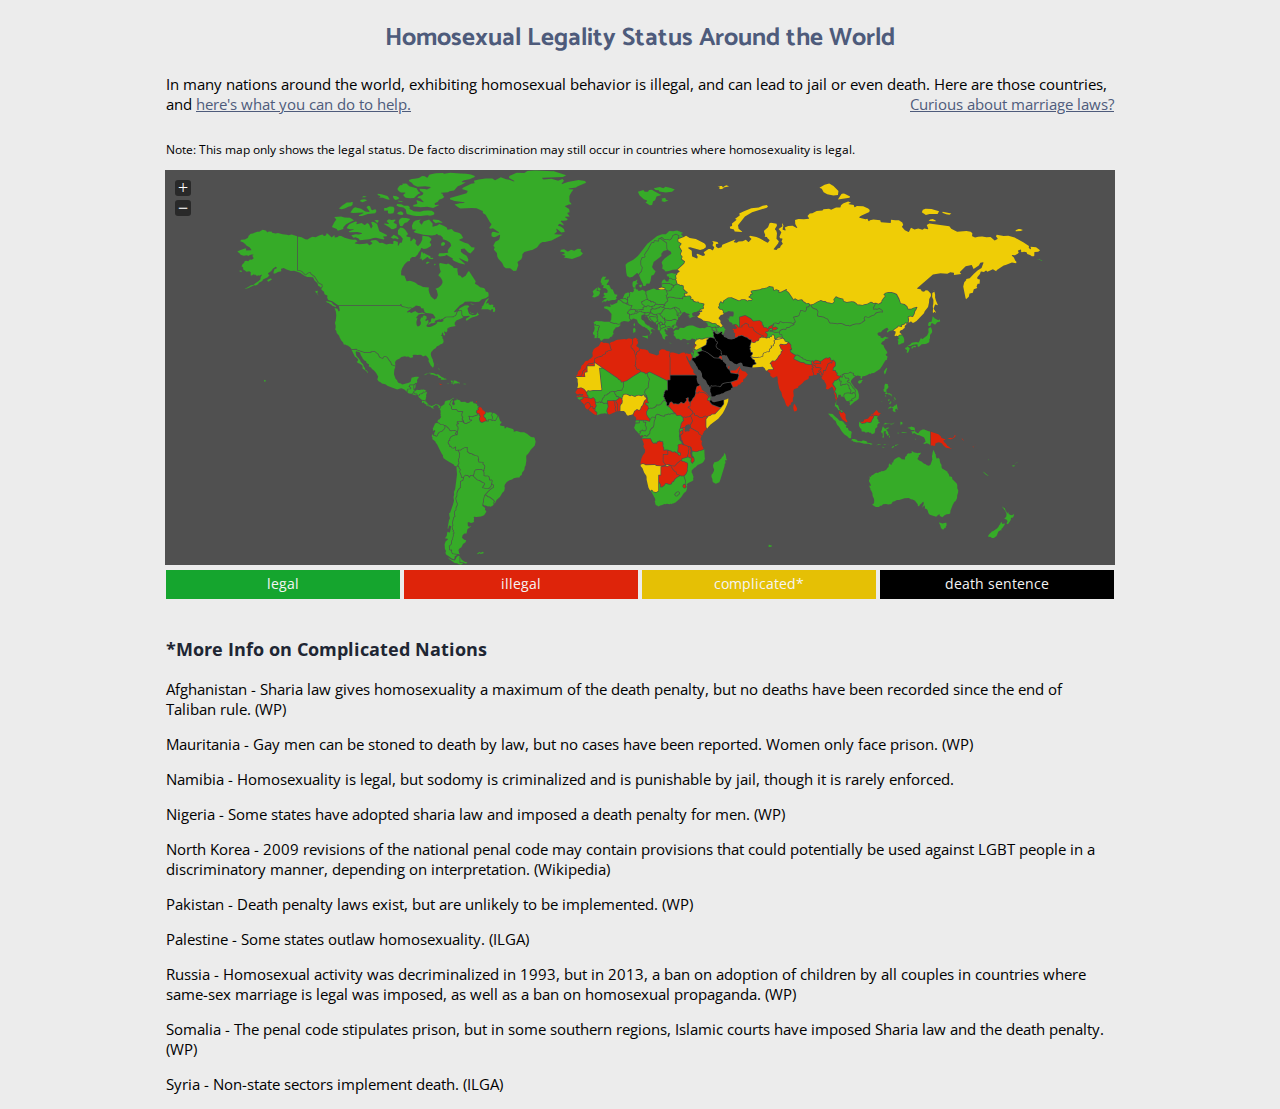
<file: index.html>
<!DOCTYPE html>
<html>
  <link href="https://fonts.googleapis.com/css?family=Catamaran|Open+Sans" rel="stylesheet">
<head>
  <title>Gay Rights Map | Home</title>
  <link rel="stylesheet" media="all" href="jquery-jvectormap.css"/>
  <script src="assets/jquery-1.8.2.js"></script>
  <script src="jquery-jvectormap.js"></script>
  <script src="lib/jquery-mousewheel.js"></script>

  <script src="src/jvectormap.js"></script>

  <script src="src/abstract-element.js"></script>
  <script src="src/abstract-canvas-element.js"></script>
  <script src="src/abstract-shape-element.js"></script>

  <script src="src/svg-element.js"></script>
  <script src="src/svg-group-element.js"></script>
  <script src="src/svg-canvas-element.js"></script>
  <script src="src/svg-shape-element.js"></script>
  <script src="src/svg-path-element.js"></script>
  <script src="src/svg-circle-element.js"></script>
  <script src="src/svg-image-element.js"></script>
  <script src="src/svg-text-element.js"></script>

  <script src="src/vml-element.js"></script>
  <script src="src/vml-group-element.js"></script>
  <script src="src/vml-canvas-element.js"></script>
  <script src="src/vml-shape-element.js"></script>
  <script src="src/vml-path-element.js"></script>
  <script src="src/vml-circle-element.js"></script>
  <script src="src/vml-image-element.js"></script>

  <script src="src/map-object.js"></script>
  <script src="src/region.js"></script>
  <script src="src/marker.js"></script>

  <script src="src/vector-canvas.js"></script>
  <script src="src/simple-scale.js"></script>
  <script src="src/ordinal-scale.js"></script>
  <script src="src/numeric-scale.js"></script>
  <script src="src/color-scale.js"></script>
  <script src="src/legend.js"></script>
  <script src="src/data-series.js"></script>
  <script src="src/proj.js"></script>
  <script src="src/map.js"></script>

  <script src="assets/jquery-jvectormap-world-mill-en.js"></script>
  <script>
    jQuery.noConflict();
    jQuery(function(){
      var $ = jQuery;

      $('#focus-single').click(function(){
        $('#map1').vectorMap('set', 'focus', {region: 'AU', animate: true});
      });
      $('#focus-multiple').click(function(){
        $('#map1').vectorMap('set', 'focus', {regions: ['AU', 'JP'], animate: true});
      });
      $('#focus-coords').click(function(){
        $('#map1').vectorMap('set', 'focus', {scale: 7, lat: 35, lng: 33, animate: true});
      });
      $('#focus-init').click(function(){
        $('#map1').vectorMap('set', 'focus', {scale: 1, x: 0.5, y: 0.5, animate: true});
      });
      $('#map1').vectorMap({
        map: 'world_mill_en',
        panOnDrag: true,
  //      focusOn: {
  //        x: 0.5,
  //        y: 0.5,
//          scale: 2,
  //        animate: true
  //      },
        series: {
          regions: [{
            scale: ['#DE240A', '#15A52E', '#F6CE05', '#000000'],
            normalizeFunction: 'polynomial',
            values: {
              "_0": 50,
              "_1": 50,
              "_2": 10000,
              "AF": 700,
              "AL": 50,
              "DZ": 0,
              "AO": 0,
              "AG": 0,
              "AR": 50,
              "AM": 50,
              "AU": 50,
              "AT": 50,
              "AZ": 50,
              "BS": 50,
              "BH": 50,
              "BD": 0,
              "BB": 0,
              "BY": 50,
              "BE": 50,
              "BZ": 50,
              "BJ": 0,
              "BT": 0,
              "BO": 50,
              "BA": 50,
              "BW": 0,
              "BR": 50,
              "BN": 0,
              "BG": 50,
              "BF": 50,
              "BI": 0,
              "KH": 50,
              "CM": 0,
              "CA": 50,
              "CV": 50,
              "CF": 50,
              "TD": 50,
              "CL": 50,
              "CN": 50,
              "CO": 50,
              "KM": 0,
              "CU": 50,
              "CD": 50,
              "CG": 50,
              "CR": 50,
              "CI": 50,
              "HR": 50,
              "CY": 50,
              "CZ": 50,
              "DK": 50,
              "DJ": 50,
              "DM": 0,
              "DO": 50,
              "EC": 50,
              "EG": 0,
              "EH": 0,
              "SV": 50,
              "GQ": 50,
              "ER": 0,
              "EE": 50,
              "ET": 0,
              "FJ": 50,
              "FI": 50,
              "FK": 50,
              "FR": 50,
              "GA": 50,
              "GM": 0,
              "GE": 50,
              "DE": 50,
              "GH": 0,
              "GR": 50,
              "GL": 50,
              "GD": 0,
              "GT": 50,
              "GN": 0,
              "GW": 50,
              "GY": 0,
              "HT": 50,
              "HN": 50,
              "HK": 50,
              "HU": 50,
              "IS": 50,
              "IN": 0,
              "ID": 50,
              "IR": 10000,
              "IQ": 10000,
              "IE": 50,
              "IL": 50,
              "IT": 50,
              "JM": 0,
              "JP": 50,
              "JO": 50,
              "KZ": 50,
              "KE": 0,
              "KI": 0,
              "KP": 700,
              "KR": 50,
              "KW": 0,
              "KG": 50,
              "LA": 50,
              "LV": 50,
              "LB": 0,
              "LS": 50,
              "LR": 0,
              "LY": 0,
              "LT": 50,
              "LU": 50,
              "MK": 50,
              "MG": 50,
              "MW": 0,
              "MY": 0,
              "MV": 0,
              "ML": 50,
              "MT": 50,
              "MR": 700,
              "MU": 0,
              "MX": 50,
              "MD": 50,
              "MN": 50,
              "ME": 50,
              "MA": 0,
              "MZ": 50,
              "MM": 0,
              "NA": 700,
              "NP": 50,
              "NC": 50,
              "NL": 50,
              "NZ": 50,
              "NI": 50,
              "NE": 50,
              "NG": 700,
              "NO": 50,
              "OM": 0,
              "PK": 700,
              "PA": 50,
              "PG": 0,
              "PY": 50,
              "PE": 50,
              "PH": 50,
              "PL": 50,
              "PT": 50,
              "PR": 50,
              "PS": 700,
              "QA": 0,
              "RO": 50,
              "RU": 700,
              "RW": 50,
              "WS": 0,
              "ST": 50,
              "SA":10000,
              "SN": 0,
              "RS": 50,
              "SC": 50,
              "SL": 0,
              "SG": 0,
              "SK": 50,
              "SI": 50,
              "SB": 0,
              "ZA": 50,
              "ES": 50,
              "LK": 0,
              "KN": 0,
              "LC": 0,
              "VC": 0,
              "SD": 10000,
              "SO": 700,
              "SR": 50,
              "SS": 0,
              "SZ": 0,
              "SE": 50,
              "CH": 50,
              "SY": 700,
              "TW": 50,
              "TJ": 50,
              "TZ": 0,
              "TH": 50,
              "TF": 50,
              "TL": 50,
              "TG": 0,
              "TO": 0,
              "TT": 0,
              "TN": 0,
              "TR": 50,
              "TM": 0,
              "UG": 0,
              "UA": 50,
              "AE": 0,
              "GB": 50,
              "US": 50,
              "UY": 50,
              "UZ": 0,
              "VU": 50,
              "VE": 50,
              "VN": 50,
              "YE": 10000,
              "ZM": 0,
              "ZW": 0
            }
          }]
        }
      });
    })
  </script>
</head>
<body>
  <h1>Homosexual Legality Status Around the World</h1>
  <p style="text-align:left;">In many nations around the world, exhibiting homosexual behavior is illegal, and can lead to jail or even death. Here are those countries, and <a href='help.html'>here's what you can do to help.</a><span style="float:right;"><a href = "marriage.html">Curious about marriage laws?</a></p>
  <div style="clear: both;"></div>
  <div id = "note"><p>Note: This map only shows the legal status. De facto discrimination may still occur in countries where homosexuality is legal.</p></div>
  <center><div id="map1" style="width: 950px; height: 395px"></div></center>
  <center><div class="legend">
    <div class="block" id="q0-9">legal</div>
    <div class="block" id="q1-9">illegal</div>
    <div class="block" id="q2-9">complicated*</div>
    <div class="block" id="q3-9">death sentence</div>
  </div></center>
  <br>
  <h3>*More Info on Complicated Nations</h3>
  <p>Afghanistan - Sharia law gives homosexuality a maximum of the death penalty, but no deaths have been recorded since the end of Taliban rule. (WP)</p>
  <p>Mauritania - Gay men can be stoned to death by law, but no cases have been reported. Women only face prison. (WP)</p>
  <p>Namibia - Homosexuality is legal, but sodomy is criminalized and is punishable by jail, though it is rarely enforced.</p>
  <p>Nigeria - Some states have adopted sharia law and imposed a death penalty for men. (WP)</p>
  <p>North Korea - 2009 revisions of the national penal code may contain provisions that could potentially be used against LGBT people in a discriminatory manner, depending on interpretation. (Wikipedia)</p>
  <p>Pakistan - Death penalty laws exist, but are unlikely to be implemented. (WP)</p>
  <p>Palestine - Some states outlaw homosexuality. (ILGA)</p>
  <p>Russia - Homosexual activity was decriminalized in 1993, but in 2013, a ban on adoption of children by all couples in countries where same-sex marriage is legal was imposed, as well as a ban on homosexual propaganda. (WP)</p>
  <p>Somalia - The penal code stipulates prison, but in some southern regions, Islamic courts have imposed Sharia law and the death penalty. (WP)</p>
  <p>Syria - Non-state sectors implement death. (ILGA)</p>

<!--  <button id="focus-single">Focus on Australia</button>
  <button id="focus-multiple">Focus on Australia and Japan</button>
  <button id="focus-coords">Focus on Cyprus</button>
  <button id="focus-init">Return to the initial state</button> -->
</body>
</html>
</file>
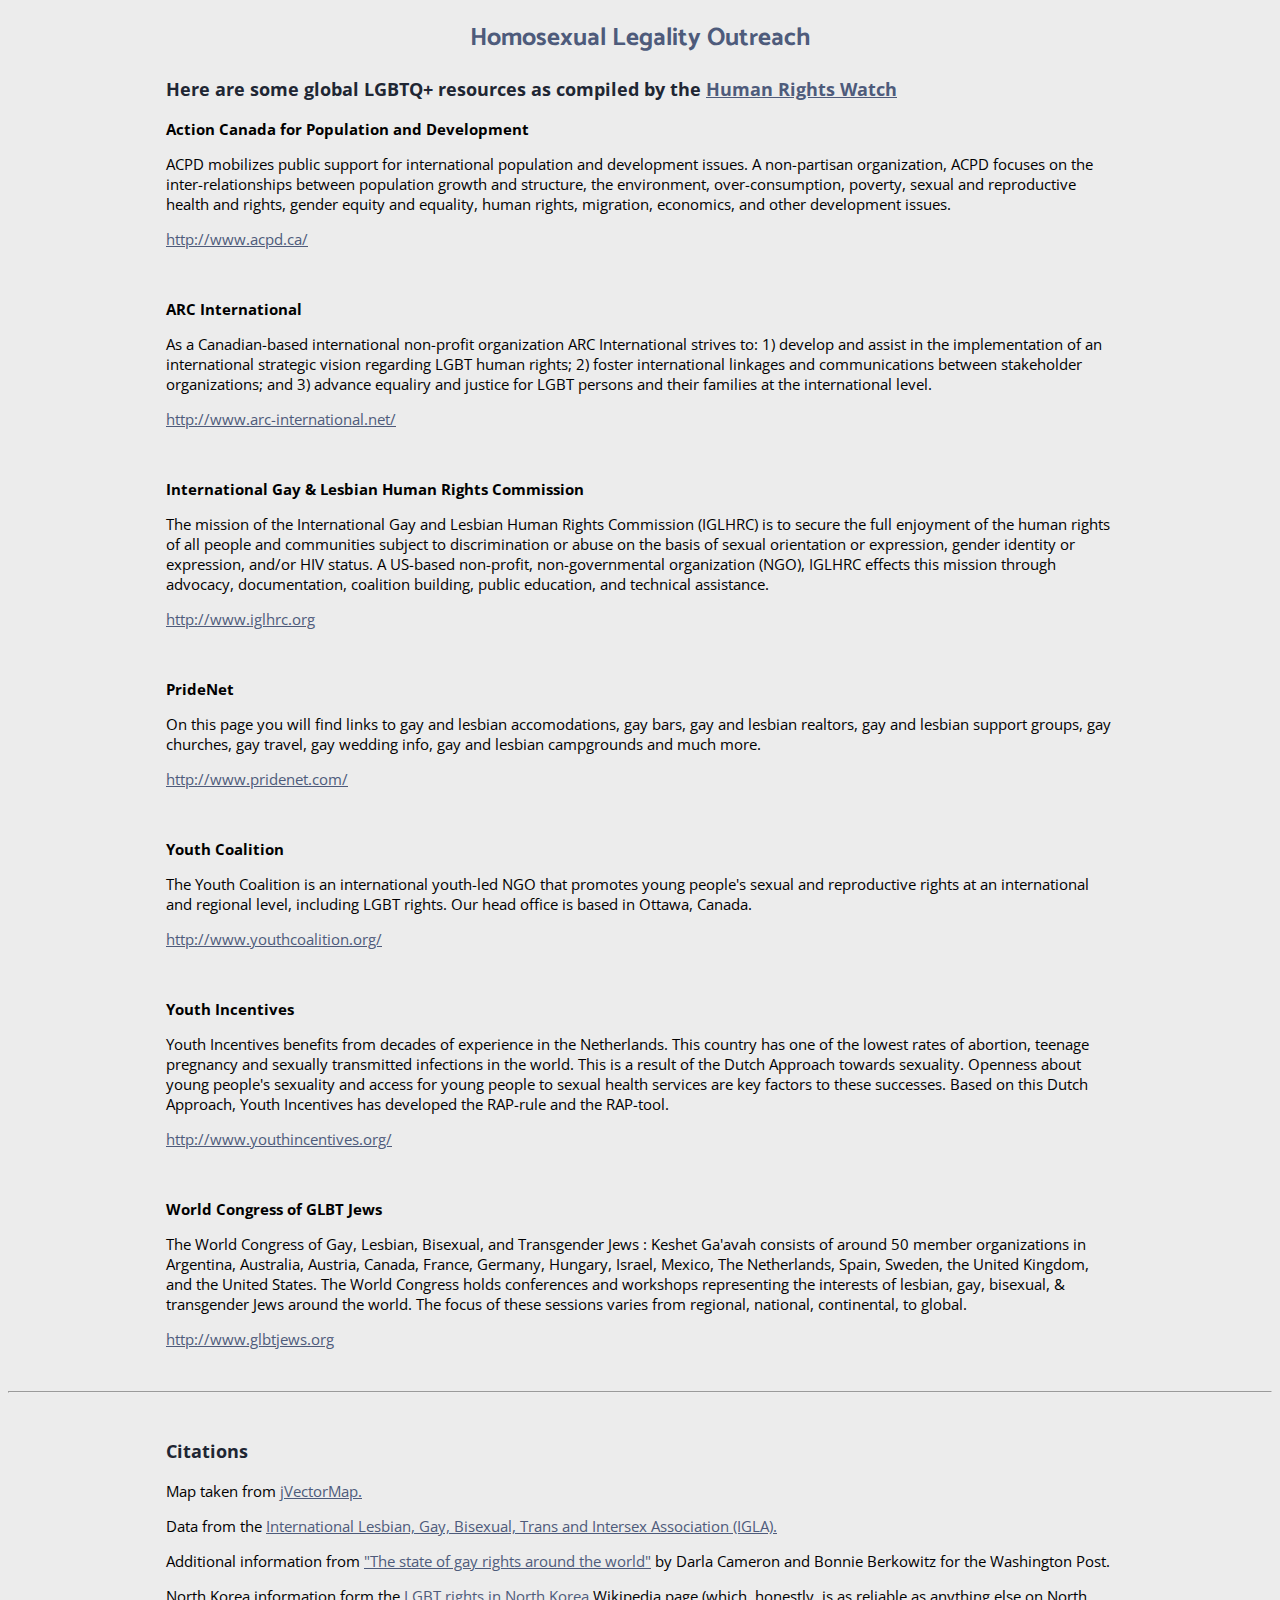
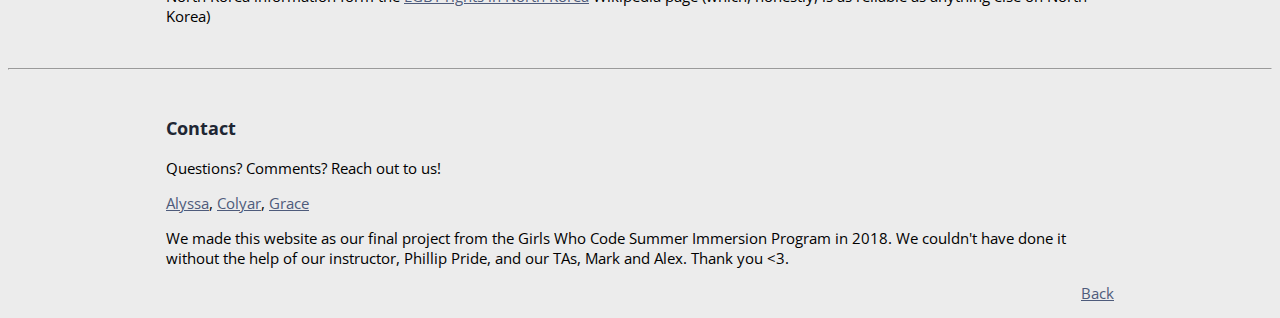
<file: help.html>
<!DOCTYPE html>
<html>
  <link href="https://fonts.googleapis.com/css?family=Catamaran|Open+Sans" rel="stylesheet">
<head>
  <title>Pride and Prejudiced | Help</title>
  <link rel="stylesheet" media="all" href="jquery-jvectormap.css"/>
</head>
<body>
  <h1>Homosexual Legality Outreach</h1>
  <h3>Here are some global LGBTQ+ resources as compiled by the <a href = "https://www.hrw.org/lgbt-international-resources">Human Rights Watch</a></h3>

  <p><b>Action Canada for Population and Development</b></p>
  <p>ACPD mobilizes public support for international population and development issues. A non-partisan organization, ACPD focuses on the inter-relationships between population growth and structure, the environment, over-consumption, poverty, sexual and reproductive health and rights, gender equity and equality, human rights, migration, economics, and other development issues.</p>
  <p><a href = "http://www.acpd.ca/">http://www.acpd.ca/</a></p>
  <br>

  <p><b>ARC International</b></p>
  <p>As a Canadian-based international non-profit organization ARC International strives to: 1) develop and assist in the implementation of an international strategic vision regarding LGBT human rights; 2) foster international linkages and communications between stakeholder organizations; and 3) advance equaliry and justice for LGBT persons and their families at the international level.</p>
  <p><a href = "http://www.arc-international.net/">http://www.arc-international.net/</a></p>
  <br>

  <p><b>International Gay & Lesbian Human Rights Commission</b></p>
  <p>The mission of the International Gay and Lesbian Human Rights Commission (IGLHRC) is to secure the full enjoyment of the human rights of all people and communities subject to discrimination or abuse on the basis of sexual orientation or expression, gender identity or expression, and/or HIV status. A US-based non-profit, non-governmental organization (NGO), IGLHRC effects this mission through advocacy, documentation, coalition building, public education, and technical assistance.</p>
  <p><a href = "http://www.iglhrc.org">http://www.iglhrc.org</a></p>
  <br>

  <p><b>PrideNet</b></p>
  <p>On this page you will find links to gay and lesbian accomodations, gay bars, gay and lesbian realtors, gay and lesbian support groups, gay churches, gay travel, gay wedding info, gay and lesbian campgrounds and much more.</p>
  <p><a href = "http://www.pridenet.com/">http://www.pridenet.com/</a></p>
  <br>

  <p><b>Youth Coalition</b></p>
  <p>The Youth Coalition is an international youth-led NGO that promotes young people's sexual and reproductive rights at an international and regional level, including LGBT rights. Our head office is based in Ottawa, Canada.</p>
  <p><a href = "http://www.youthcoalition.org/">http://www.youthcoalition.org/</a></p>
  <br>

  <p><b>Youth Incentives</b></p>
  <p>Youth Incentives benefits from decades of experience in the Netherlands. This country has one of the lowest rates of abortion, teenage pregnancy and sexually transmitted infections in the world. This is a result of the Dutch Approach towards sexuality. Openness about young people's sexuality and access for young people to sexual health services are key factors to these successes. Based on this Dutch Approach, Youth Incentives has developed the RAP-rule and the RAP-tool.</p>
  <p><a href = "http://www.youthincentives.org/">http://www.youthincentives.org/</a></p>
  <br>

  <p><b>World Congress of GLBT Jews</b></p>
  <p>The World Congress of Gay, Lesbian, Bisexual, and Transgender Jews : Keshet Ga'avah consists of around 50 member organizations in Argentina, Australia, Austria, Canada, France, Germany, Hungary, Israel, Mexico, The Netherlands, Spain, Sweden, the United Kingdom, and the United States. The World Congress holds conferences and workshops representing the interests of lesbian, gay, bisexual, & transgender Jews around the world. The focus of these sessions varies from regional, national, continental, to global.</p>
  <p><a href = "http://www.glbtjews.org">http://www.glbtjews.org</a></p>
  <br>

  <hr>
  <br>

  <h3>Citations</h3>
  <p>Map taken from <a href = "http://jvectormap.com/">jVectorMap.</a></p>
  <p>Data from the <a href = "https://ilga.org/maps-sexual-orientation-laws">International Lesbian, Gay, Bisexual, Trans and Intersex Association (IGLA).</a></p>
  <p>Additional information from <a href = "https://www.washingtonpost.com/graphics/world/gay-rights/">"The state of gay rights around the world"</a> by Darla Cameron and Bonnie Berkowitz for the Washington Post.</p>
  <p>North Korea information form the <a href = "https://en.wikipedia.org/wiki/LGBT_rights_in_North_Korea">LGBT rights in North Korea</a> Wikipedia page (which, honestly, is as reliable as anything else on North Korea)</p>

  <br>
  <hr>
  <br>

  <h3>Contact</h3>
  <p>Questions? Comments? Reach out to us!</p>
  <p><a href="mailto:alykatherineee@gmail.com?Subject=Gay%20Rights%20Map" target="_top">Alyssa</a>, <a href="mailto:trimblecv8@gmail.com?Subject=Gay%20Rights%20Map" target="_top">Colyar</a>, <a href="mailto:grace.ollivant@gmail.com?Subject=Gay%20Rights%20Map" target="_top">Grace</a></p>
  <p>We made this website as our final project from the Girls Who Code Summer Immersion Program in 2018. We couldn't have done it without the help of our instructor, Phillip Pride, and our TAs, Mark and Alex. Thank you <3.</p>


  <p><div id = "back"><a href="index.html">Back</a></div></p>
</body>
</html>
</file>
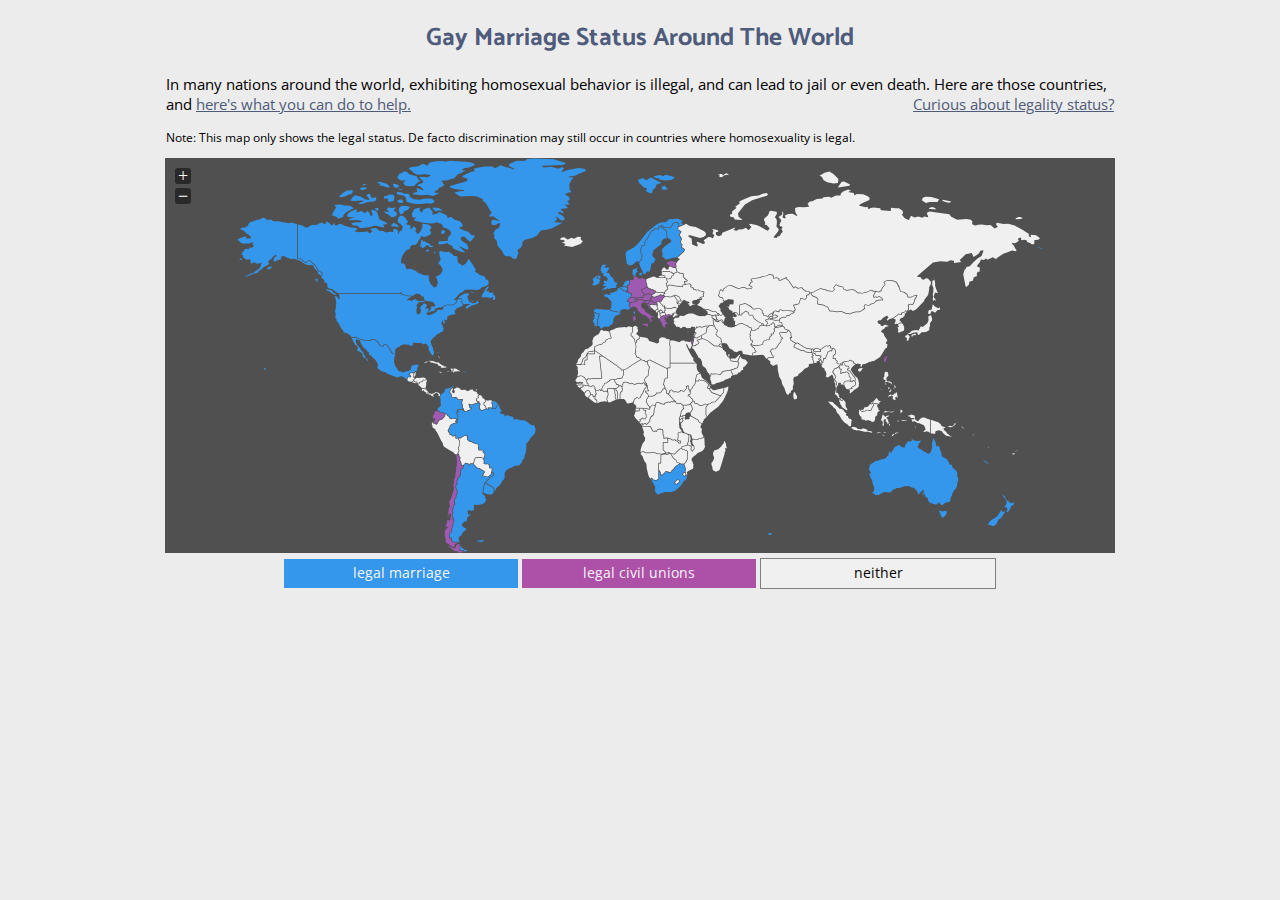
<file: marriage.html>
<!DOCTYPE html>
<html>
  <link href="https://fonts.googleapis.com/css?family=Catamaran|Open+Sans" rel="stylesheet">
<head>
  <title>Pride and Prejudiced | Marriage</title>
  <link rel="stylesheet" media="all" href="jquery-jvectormap.css"/>
  <script src="assets/jquery-1.8.2.js"></script>
  <script src="jquery-jvectormap.js"></script>
  <script src="lib/jquery-mousewheel.js"></script>

  <script src="src/jvectormap.js"></script>

  <script src="src/abstract-element.js"></script>
  <script src="src/abstract-canvas-element.js"></script>
  <script src="src/abstract-shape-element.js"></script>

  <script src="src/svg-element.js"></script>
  <script src="src/svg-group-element.js"></script>
  <script src="src/svg-canvas-element.js"></script>
  <script src="src/svg-shape-element.js"></script>
  <script src="src/svg-path-element.js"></script>
  <script src="src/svg-circle-element.js"></script>
  <script src="src/svg-image-element.js"></script>
  <script src="src/svg-text-element.js"></script>

  <script src="src/vml-element.js"></script>
  <script src="src/vml-group-element.js"></script>
  <script src="src/vml-canvas-element.js"></script>
  <script src="src/vml-shape-element.js"></script>
  <script src="src/vml-path-element.js"></script>
  <script src="src/vml-circle-element.js"></script>
  <script src="src/vml-image-element.js"></script>

  <script src="src/map-object.js"></script>
  <script src="src/region.js"></script>
  <script src="src/marker.js"></script>

  <script src="src/vector-canvas.js"></script>
  <script src="src/simple-scale.js"></script>
  <script src="src/ordinal-scale.js"></script>
  <script src="src/numeric-scale.js"></script>
  <script src="src/color-scale.js"></script>
  <script src="src/legend.js"></script>
  <script src="src/data-series.js"></script>
  <script src="src/proj.js"></script>
  <script src="src/map.js"></script>

  <script src="assets/jquery-jvectormap-world-mill-en.js"></script>
  <script>
    jQuery.noConflict();
    jQuery(function(){
      var $ = jQuery;
      $('#focus-single').click(function(){
        $('#map1').vectorMap('set', 'focus', {region: 'AU', animate: true});
      });
      $('#focus-multiple').click(function(){
        $('#map1').vectorMap('set', 'focus', {regions: ['AU', 'JP'], animate: true});
      });
      $('#focus-coords').click(function(){
        $('#map1').vectorMap('set', 'focus', {scale: 7, lat: 35, lng: 33, animate: true});
      });
      $('#focus-init').click(function(){
        $('#map1').vectorMap('set', 'focus', {scale: 1, x: 0.5, y: 0.5, animate: true});
      });
      $('#map1').vectorMap({
        map: 'world_mill_en',
        panOnDrag: true,
  //      focusOn: {
  //        x: 0.5,
  //        y: 0.5,
//          scale: 2,
  //        animate: true
  //      },
        series: {
          regions: [{
            scale: ['#F0F0F0', '#AD50A8', '#3597EB'],
            normalizeFunction: 'polynomial',
            values: {
              "_0": 0,
              "_1": 0,
              "_2": 0,
              "AF": 0,
              "AL": 0,
              "DZ": 0,
              "AO": 0,
              "AG": 0,
              "AR": 5000,
              "AM": 0,
              "AU": 5000,
              "AT": 400,
              "AZ": 0,
              "BS": 0,
              "BH": 0,
              "BD": 0,
              "BB": 0,
              "BY": 0,
              "BE": 5000,
              "BZ": 0,
              "BJ": 0,
              "BT": 0,
              "BO": 0,
              "BA": 0,
              "BW": 0,
              "BR": 5000,
              "BN": 0,
              "BG": 0,
              "BF": 0,
              "BI": 0,
              "KH": 0,
              "CM": 0,
              "CA": 5000,
              "CV": 0,
              "CF": 0,
              "TD": 0,
              "CL": 400,
              "CN": 0,
              "CO": 5000,
              "KM": 0,
              "CD": 0,
              "CG": 0,
              "CR": 0,
              "CI": 0,
              "HR": 400,
              "CU": 0,
              "CY": 400,
              "CZ": 400,
              "DK": 5000,
              "DJ": 0,
              "DM": 0,
              "DO": 0,
              "EC": 400,
              "EG": 0,
              "SV": 0,
              "GQ": 0,
              "ER": 0,
              "EE": 400,
              "EH": 0,
              "ET": 0,
              "FJ": 0,
              "FI": 5000,
              "FK": 5000,
              "FR": 5000,
              "GA": 0,
              "GM": 0,
              "GE": 0,
              "DE": 400,
              "GH": 0,
              "GR": 400,
              "GD": 0,
              "GT": 0,
              "GN": 0,
              "GW": 0,
              "GY": 0,
              "GL": 5000,
              "HT": 0,
              "HN": 0,
              "HK": 0,
              "HU": 400,
              "IS": 0,
              "IN": 0,
              "ID": 0,
              "IR": 0,
              "IQ": 0,
              "IE": 5000,
              "IL": 400,
              "IT": 400,
              "JM": 0,
              "JP": 0,
              "JO": 0,
              "KZ": 0,
              "KE": 0,
              "KI": 0,
              "KR": 0,
              "KP": 0,
              "KW": 0,
              "KG": 0,
              "LA": 0,
              "LV": 0,
              "LB": 0,
              "LS": 0,
              "LR": 0,
              "LY": 0,
              "LT": 0,
              "LU": 5000,
              "MK": 0,
              "MG": 0,
              "MW": 0,
              "MY": 0,
              "MV": 0,
              "ML": 0,
              "MT": 400,
              "MR": 0,
              "MU": 0,
              "MX": 5000,
              "MD": 0,
              "MN": 0,
              "ME": 0,
              "MA": 0,
              "MZ": 0,
              "MM": 0,
              "NA": 0,
              "NP": 0,
              "NL": 5000,
              "NZ": 5000,
              "NI": 0,
              "NC": 5000,
              "NE": 0,
              "NG": 0,
              "NO": 5000,
              "OM": 0,
              "PK": 0,
              "PA": 0,
              "PG": 0,
              "PY": 0,
              "PE": 0,
              "PH": 0,
              "PL": 0,
              "PR": 5000,
              "PS": 0,
              "PT": 5000,
              "QA": 0,
              "RO": 0,
              "RU": 0,
              "RW": 0,
              "WS": 0,
              "ST": 0,
              "SA": 0,
              "SN": 0,
              "SS": 0,
              "RS": 0,
              "SC": 0,
              "SL": 0,
              "SG": 0,
              "SK": 0,
              "SI": 400,
              "SB": 0,
              "ZA": 5000,
              "ES": 5000,
              "LK": 0,
              "KN": 0,
              "LC": 0,
              "VC": 0,
              "SD": 0,
              "SO": 0,
              "SR": 0,
              "SZ": 0,
              "SE": 5000,
              "CH": 400,
              "SY": 0,
              "TW": 400,
              "TJ": 0,
              "TF": 5000,
              "TZ": 0,
              "TH": 0,
              "TL": 0,
              "TG": 0,
              "TO": 0,
              "TT": 0,
              "TN": 0,
              "TR": 0,
              "TM": 0,
              "UG": 0,
              "UA": 0,
              "AE": 0,
              "GB": 5000,
              "US": 5000,
              "UY": 5000,
              "UZ": 0,
              "VU": 0,
              "VE": 0,
              "VN": 0,
              "YE": 0,
              "ZM": 0,
              "ZW": 0
            }
          }]
        }
      });
    })
  </script>
</head>
<body>
  <h1>Gay Marriage Status Around The World</h1>
  <p style="text-align:left;">In many nations around the world, exhibiting homosexual behavior is illegal, and can lead to jail or even death. Here are those countries, and <a href='help.html'>here's what you can do to help.</a><span style="float:right;"><a href = "index.html">Curious about legality status?</a></p>
  <div id = "note"><p>Note: This map only shows the legal status. De facto discrimination may still occur in countries where homosexuality is legal.</p></div>
  <center><div id="map1" style="width: 950px; height: 395px"></div></center>
  <center><div class="legend">
    <div class="block" id="q6-9">legal marriage</div>
    <div class="block" id="q5-9">legal civil unions</div>
    <div class="block" id="q4-9">neither</div>

  </div></center>

<!--  <button id="focus-single">Focus on Australia</button>
  <button id="focus-multiple">Focus on Australia and Japan</button>
  <button id="focus-coords">Focus on Cyprus</button>
  <button id="focus-init">Return to the initial state</button> -->
</body>
</html>
</file>
